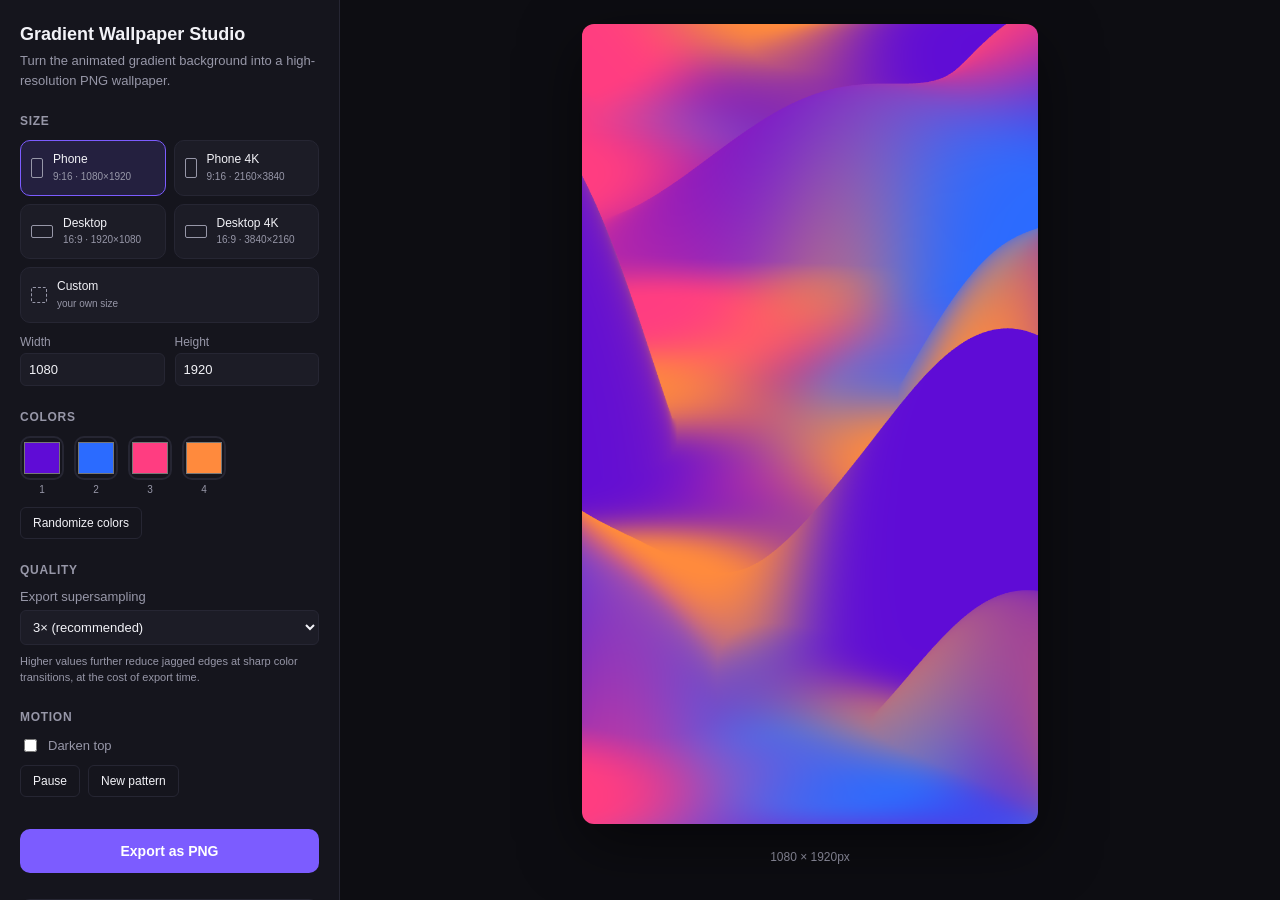
<file: index.html>
<!DOCTYPE html>
<html lang="en">
<head>
<meta charset="UTF-8" />
<meta name="viewport" content="width=device-width, initial-scale=1.0" />
<title>Gradient Wallpaper Studio</title>
<link rel="stylesheet" href="style.css" />
</head>
<body>
  <div class="app">
    <aside class="panel">
      <h1>Gradient Wallpaper Studio</h1>
      <p class="subtitle">Turn the animated gradient background into a high-resolution PNG wallpaper.</p>

      <section class="group">
        <h2>Size</h2>
        <div class="preset-grid">
          <button class="preset-btn active" data-preset="phone">
            <span class="preset-icon phone-icon"></span>
            <span>Phone<br /><small>9:16 · 1080×1920</small></span>
          </button>
          <button class="preset-btn" data-preset="phone4k">
            <span class="preset-icon phone-icon"></span>
            <span>Phone 4K<br /><small>9:16 · 2160×3840</small></span>
          </button>
          <button class="preset-btn" data-preset="desktop">
            <span class="preset-icon desktop-icon"></span>
            <span>Desktop<br /><small>16:9 · 1920×1080</small></span>
          </button>
          <button class="preset-btn" data-preset="desktop4k">
            <span class="preset-icon desktop-icon"></span>
            <span>Desktop 4K<br /><small>16:9 · 3840×2160</small></span>
          </button>
          <button class="preset-btn" data-preset="custom">
            <span class="preset-icon custom-icon"></span>
            <span>Custom<br /><small>your own size</small></span>
          </button>
        </div>

        <div class="custom-size" id="customSizeRow" hidden>
          <label>Width<input type="number" id="customWidth" min="16" max="8000" value="1080" /></label>
          <label>Height<input type="number" id="customHeight" min="16" max="8000" value="1920" /></label>
        </div>
      </section>

      <section class="group">
        <h2>Colors</h2>
        <div class="color-row">
          <label class="color-swatch"><input type="color" id="color1" value="#5f0cd6" /><span>1</span></label>
          <label class="color-swatch"><input type="color" id="color2" value="#2b6bff" /><span>2</span></label>
          <label class="color-swatch"><input type="color" id="color3" value="#ff3d81" /><span>3</span></label>
          <label class="color-swatch"><input type="color" id="color4" value="#ff8a3d" /><span>4</span></label>
        </div>
        <button id="randomizeColors" class="text-btn">Randomize colors</button>
      </section>

      <section class="group">
        <h2>Quality</h2>
        <label class="field">
          Export supersampling
          <select id="supersample">
            <option value="2">2× (fast)</option>
            <option value="3" selected>3× (recommended)</option>
            <option value="4">4× (highest quality)</option>
          </select>
        </label>
        <p class="hint">Higher values further reduce jagged edges at sharp color transitions, at the cost of export time.</p>
      </section>

      <section class="group">
        <h2>Motion</h2>
        <label class="field checkbox"><input type="checkbox" id="darkenTop" /> Darken top</label>
        <div class="playback-row">
          <button id="togglePlay" class="text-btn">Pause</button>
          <button id="reshuffle" class="text-btn">New pattern</button>
        </div>
      </section>

      <button id="exportBtn" class="export-btn">Export as PNG</button>
      <p class="hint" id="exportStatus"></p>

      <button id="exportHtmlBtn" class="export-btn secondary">Export as animated HTML</button>
      <p class="hint">A single self-contained .html file with this animation baked in - add it as a Browser Source in OBS (or any streaming tool) for a live animated background.</p>
      <p class="hint" id="exportHtmlStatus"></p>
    </aside>

    <main class="stage">
      <div class="canvas-frame" id="canvasFrame">
        <canvas id="preview"></canvas>
      </div>
      <p class="dims" id="dimsLabel"></p>
    </main>
  </div>

  <!--
    The engine is embedded inline (not loaded via <script src>) so both the
    Studio itself and its "Export as animated HTML" button work when this
    page is opened directly from disk (file://) - browsers block fetch()
    of local files there, which an external-script-only setup would need
    for the export feature to read the engine's source text.
    The engineSource block below is generated from gradient-engine.js by
    build.js - edit gradient-engine.js (or the rest of this file) then run
    `node build.js` to regenerate index.html. Do not hand-edit index.html
    directly; it's a build output and gets overwritten.
  -->
  <script type="text/plain" id="engineSource">// Wallpaper gradient engine.
// Adapted from the WebGL gradient renderer used in TimerV1 (a MiniGl-based
// implementation of Stripe's open-source gradient mesh technique).
//
// Changes from the original fix the quality/aliasing problems the
// standalone widget needs to avoid:
//   1. The canvas backing-store resolution is always driven explicitly by
//      the caller (target CSS size * devicePixelRatio), never by
//      window.innerWidth. The original left the WebGL framebuffer at CSS
//      pixel resolution, so on any HiDPI screen - and on export - the
//      gradient was upscaled from a lower-res buffer, producing blur and
//      jagged edges.
//   2. Mesh density (xSegCount/ySegCount) scales with the target
//      resolution instead of being fixed. Vertex colors are only computed
//      per-vertex and linearly interpolated across triangles, so a coarse
//      mesh shows visible triangle facets/banding in sharp gradient
//      transitions. A denser mesh removes the faceting; export uses an
//      even denser mesh plus supersampling for the cleanest result.
//   3. The orthographic camera's clip depth scales with render height
//      (see _clipDepth) instead of a fixed +/-2000, so tall/supersampled
//      renders don't get their top/bottom silently clipped by the GPU.
//   4. The noise pattern's frequency is driven by a separate "logical
//      size" (see u_noiseResolution / init()'s logicalWidth/logicalHeight
//      params), not the actual framebuffer pixel size. Without this, the
//      same wallpaper looked completely different in the (downscaled)
//      preview vs. a (supersampled) export, because the noise function is
//      sampled at real pixel coordinates - preview and export must agree
//      on a shared logical size for the pattern to match.
//   5. That logical size is normalized by its long edge before driving
//      the noise frequency (see _noiseResolutionFor), so picking a 4K
//      preset over its 1x version (same aspect ratio) renders the SAME
//      size waves at higher fidelity, instead of many smaller waves.
//   6. Mesh density is keyed to that same normalized logical size, not the
//      real/supersampled framebuffer size (see _meshSegments) - tying it
//      to the supersampled buffer used to blow past the mesh's vertex cap
//      and get clamped back to a coarser-than-intended mesh, which showed
//      up as blurry, over-smoothed edges in exports (worse at higher
//      supersampling, the opposite of the intended effect).

function normalizeColor(hex) {
  const num = parseInt(hex.replace("#", ""), 16);
  return [(num >> 16 & 255) / 255, (num >> 8 & 255) / 255, (255 & num) / 255];
}

class MiniGl {
  constructor(canvas, width, height) {
    this.canvas = canvas;
    this.gl = canvas.getContext("webgl", { antialias: true, preserveDrawingBuffer: true });
    if (!this.gl) throw new Error("WebGL is not supported in this browser.");
    this.meshes = [];
    const context = this.gl;
    // A dense mesh (needed to avoid triangle-facet banding at high export
    // resolutions) can exceed 65535 vertices, the max index value a
    // Uint16Array can hold - past that the index buffer silently wraps
    // around and corrupts the mesh (only part of the plane renders).
    // OES_element_index_uint lifts that to 32-bit indices; every modern
    // WebGL1 implementation supports it, but we fall back gracefully.
    this.uintIndicesExt = context.getExtension("OES_element_index_uint");

    const miniGl = this;

    this.Material = class {
      constructor(vertexShaders, fragments, uniforms = {}) {
        const material = this;
        function getShaderByType(type, source) {
          const shader = context.createShader(type);
          context.shaderSource(shader, source);
          context.compileShader(shader);
          if (!context.getShaderParameter(shader, context.COMPILE_STATUS)) {
            console.error(context.getShaderInfoLog(shader));
          }
          return shader;
        }
        function getUniformVariableDeclarations(uniforms, type) {
          return Object.entries(uniforms).map(([name, value]) => value.getDeclaration(name, type)).join("\n");
        }
        material.uniforms = uniforms;
        material.uniformInstances = [];

        const prefix = "\n          precision highp float;\n        ";
        material.vertexSource = `
          ${prefix}
          attribute vec4 position;
          attribute vec2 uv;
          attribute vec2 uvNorm;
          ${getUniformVariableDeclarations(miniGl.commonUniforms, "vertex")}
          ${getUniformVariableDeclarations(uniforms, "vertex")}
          ${vertexShaders}
        `;
        material.fragmentSource = `
          ${prefix}
          ${getUniformVariableDeclarations(miniGl.commonUniforms, "fragment")}
          ${getUniformVariableDeclarations(uniforms, "fragment")}
          ${fragments}
        `;
        material.vertexShader = getShaderByType(context.VERTEX_SHADER, material.vertexSource);
        material.fragmentShader = getShaderByType(context.FRAGMENT_SHADER, material.fragmentSource);
        material.program = context.createProgram();
        context.attachShader(material.program, material.vertexShader);
        context.attachShader(material.program, material.fragmentShader);
        context.linkProgram(material.program);
        if (!context.getProgramParameter(material.program, context.LINK_STATUS)) {
          console.error(context.getProgramInfoLog(material.program));
        }
        context.useProgram(material.program);
        material.attachUniforms(undefined, miniGl.commonUniforms);
        material.attachUniforms(undefined, material.uniforms);
      }
      attachUniforms(name, uniforms) {
        const material = this;
        if (name === undefined) {
          Object.entries(uniforms).forEach(([n, u]) => material.attachUniforms(n, u));
        } else if (uniforms.type === "array") {
          uniforms.value.forEach((u, i) => material.attachUniforms(`${name}[${i}]`, u));
        } else if (uniforms.type === "struct") {
          Object.entries(uniforms.value).forEach(([u, i]) => material.attachUniforms(`${name}.${u}`, i));
        } else {
          material.uniformInstances.push({
            uniform: uniforms,
            location: context.getUniformLocation(material.program, name),
          });
        }
      }
    };

    this.Uniform = class {
      constructor(opts) {
        this.type = "float";
        Object.assign(this, opts);
        this.typeFn = {
          float: "1f", int: "1i", vec2: "2fv", vec3: "3fv", vec4: "4fv", mat4: "Matrix4fv",
        }[this.type] || "1f";
        this.update();
      }
      update(location) {
        if (this.value === undefined) return;
        const isMatrix = this.typeFn.indexOf("Matrix") === 0;
        context[`uniform${this.typeFn}`](location, isMatrix ? this.transpose : this.value, isMatrix ? this.value : null);
      }
      getDeclaration(name, type, length) {
        const uniform = this;
        if (uniform.excludeFrom === type) return "";
        if (uniform.type === "array") {
          return uniform.value[0].getDeclaration(name, type, uniform.value.length) + `\nconst int ${name}_length = ${uniform.value.length};`;
        }
        if (uniform.type === "struct") {
          let structName = name.replace("u_", "");
          structName = structName.charAt(0).toUpperCase() + structName.slice(1);
          return `uniform struct ${structName} {\n` +
            Object.entries(uniform.value).map(([n, u]) => u.getDeclaration(n, type).replace(/^uniform/, "")).join("") +
            `\n} ${name}${length > 0 ? `[${length}]` : ""};`;
        }
        return `uniform ${uniform.type} ${name}${length > 0 ? `[${length}]` : ""};`;
      }
    };

    this.PlaneGeometry = class {
      constructor(width, height, xSeg, ySeg, orientation) {
        context.createBuffer();
        const useUintIndex = !!miniGl.uintIndicesExt;
        this.attributes = {
          position: new miniGl.Attribute({ target: context.ARRAY_BUFFER, size: 3 }),
          uv: new miniGl.Attribute({ target: context.ARRAY_BUFFER, size: 2 }),
          uvNorm: new miniGl.Attribute({ target: context.ARRAY_BUFFER, size: 2 }),
          index: new miniGl.Attribute({
            target: context.ELEMENT_ARRAY_BUFFER,
            size: 3,
            type: useUintIndex ? context.UNSIGNED_INT : context.UNSIGNED_SHORT,
          }),
        };
        this.useUintIndex = useUintIndex;
        this.setTopology(xSeg, ySeg);
        this.setSize(width, height, orientation);
      }
      setTopology(xSegCount = 1, ySegCount = 1) {
        const geo = this;
        // Without 32-bit index support, clamp segment counts so
        // (xSeg+1)*(ySeg+1) never exceeds the 65535 a Uint16Array can
        // address - otherwise the index buffer wraps and corrupts the mesh.
        // Even with 32-bit indices available, cap the absolute vertex count
        // so a large supersampled export doesn't blow up memory/time - well
        // past this density the mesh is already visually indistinguishable
        // from a finer one since color is a smooth per-fragment blend.
        const maxVertices = geo.useUintIndex ? 400000 : 65000;
        while ((xSegCount + 1) * (ySegCount + 1) > maxVertices) {
          xSegCount = Math.max(1, Math.floor(xSegCount * 0.9));
          ySegCount = Math.max(1, Math.floor(ySegCount * 0.9));
        }
        geo.xSegCount = xSegCount;
        geo.ySegCount = ySegCount;
        geo.vertexCount = (geo.xSegCount + 1) * (geo.ySegCount + 1);
        geo.quadCount = geo.xSegCount * geo.ySegCount * 2;
        geo.attributes.uv.values = new Float32Array(2 * geo.vertexCount);
        geo.attributes.uvNorm.values = new Float32Array(2 * geo.vertexCount);
        geo.attributes.index.values = geo.useUintIndex
          ? new Uint32Array(3 * geo.quadCount)
          : new Uint16Array(3 * geo.quadCount);
        for (let y = 0; y <= geo.ySegCount; y++) {
          for (let x = 0; x <= geo.xSegCount; x++) {
            const i = y * (geo.xSegCount + 1) + x;
            geo.attributes.uv.values[2 * i] = x / geo.xSegCount;
            geo.attributes.uv.values[2 * i + 1] = 1 - y / geo.ySegCount;
            geo.attributes.uvNorm.values[2 * i] = (x / geo.xSegCount) * 2 - 1;
            geo.attributes.uvNorm.values[2 * i + 1] = 1 - (y / geo.ySegCount) * 2;
            if (x < geo.xSegCount && y < geo.ySegCount) {
              const s = y * geo.xSegCount + x;
              geo.attributes.index.values[6 * s] = i;
              geo.attributes.index.values[6 * s + 1] = i + 1 + geo.xSegCount;
              geo.attributes.index.values[6 * s + 2] = i + 1;
              geo.attributes.index.values[6 * s + 3] = i + 1;
              geo.attributes.index.values[6 * s + 4] = i + 1 + geo.xSegCount;
              geo.attributes.index.values[6 * s + 5] = i + 2 + geo.xSegCount;
            }
          }
        }
        geo.attributes.uv.update();
        geo.attributes.uvNorm.update();
        geo.attributes.index.update();
      }
      setSize(width = 1, height = 1, orientation = "xz") {
        const geo = this;
        geo.width = width;
        geo.height = height;
        geo.orientation = orientation;
        if (!geo.attributes.position.values || geo.attributes.position.values.length !== 3 * geo.vertexCount) {
          geo.attributes.position.values = new Float32Array(3 * geo.vertexCount);
        }
        const xOrigin = width / -2;
        const yOrigin = height / -2;
        const segW = width / geo.xSegCount;
        const segH = height / geo.ySegCount;
        for (let y = 0; y <= geo.ySegCount; y++) {
          const yPos = yOrigin + y * segH;
          for (let x = 0; x <= geo.xSegCount; x++) {
            const xPos = xOrigin + x * segW;
            const i = y * (geo.xSegCount + 1) + x;
            geo.attributes.position.values[3 * i + "xyz".indexOf(orientation[0])] = xPos;
            geo.attributes.position.values[3 * i + "xyz".indexOf(orientation[1])] = -yPos;
          }
        }
        geo.attributes.position.update();
      }
    };

    this.Mesh = class {
      constructor(geometry, material) {
        const mesh = this;
        mesh.geometry = geometry;
        mesh.material = material;
        mesh.attributeInstances = [];
        Object.entries(mesh.geometry.attributes).forEach(([name, attribute]) => {
          mesh.attributeInstances.push({ attribute, location: attribute.attach(name, mesh.material.program) });
        });
        miniGl.meshes.push(mesh);
      }
      draw() {
        context.useProgram(this.material.program);
        this.material.uniformInstances.forEach(({ uniform, location }) => uniform.update(location));
        this.attributeInstances.forEach(({ attribute, location }) => attribute.use(location));
        const indexAttr = this.geometry.attributes.index;
        context.drawElements(context.TRIANGLES, indexAttr.values.length, indexAttr.type, 0);
      }
      remove() {
        miniGl.meshes = miniGl.meshes.filter((m) => m !== this);
      }
    };

    this.Attribute = class {
      constructor(opts) {
        this.type = context.FLOAT;
        this.normalized = false;
        this.buffer = context.createBuffer();
        Object.assign(this, opts);
        this.update();
      }
      update() {
        if (this.values === undefined) return;
        context.bindBuffer(this.target, this.buffer);
        context.bufferData(this.target, this.values, context.STATIC_DRAW);
      }
      attach(name, program) {
        const location = context.getAttribLocation(program, name);
        if (this.target === context.ARRAY_BUFFER) {
          context.enableVertexAttribArray(location);
          context.vertexAttribPointer(location, this.size, this.type, this.normalized, 0, 0);
        }
        return location;
      }
      use(location) {
        context.bindBuffer(this.target, this.buffer);
        if (this.target === context.ARRAY_BUFFER) {
          context.enableVertexAttribArray(location);
          context.vertexAttribPointer(location, this.size, this.type, this.normalized, 0, 0);
        }
      }
    };

    const identity = [1, 0, 0, 0, 0, 1, 0, 0, 0, 0, 1, 0, 0, 0, 0, 1];
    this.commonUniforms = {
      projectionMatrix: new this.Uniform({ type: "mat4", value: identity }),
      modelViewMatrix: new this.Uniform({ type: "mat4", value: identity }),
      resolution: new this.Uniform({ type: "vec2", value: [1, 1] }),
      aspectRatio: new this.Uniform({ type: "float", value: 1 }),
    };

    if (width && height) this.setSize(width, height);
  }
  setSize(width = 640, height = 480) {
    this.width = width;
    this.height = height;
    this.canvas.width = width;
    this.canvas.height = height;
    this.gl.viewport(0, 0, width, height);
    this.commonUniforms.resolution.value = [width, height];
    this.commonUniforms.aspectRatio.value = width / height;
  }
  setOrthographicCamera(x = 0, y = 0, z = 0, near = -2000, far = 2000) {
    this.commonUniforms.projectionMatrix.value = [
      2 / this.width, 0, 0, 0,
      0, 2 / this.height, 0, 0,
      0, 0, 2 / (near - far), 0,
      x, y, z, 1,
    ];
  }
  render() {
    this.gl.clearColor(0, 0, 0, 0);
    this.gl.clearDepth(1);
    this.meshes.forEach((m) => m.draw());
  }
}

const SHADERS = {
  vertex: `varying vec3 v_color;

void main() {
  float time = u_time * u_global.noiseSpeed;
  vec2 noiseCoord = u_noiseResolution * uvNorm * u_global.noiseFreq;
  float tilt = resolution.y / 2.0 * uvNorm.y;
  float incline = resolution.x * uvNorm.x / 2.0 * u_vertDeform.incline;
  float offset = resolution.x / 2.0 * u_vertDeform.incline * mix(u_vertDeform.offsetBottom, u_vertDeform.offsetTop, uv.y);

  float noise = snoise(vec3(
    noiseCoord.x * u_vertDeform.noiseFreq.x + time * u_vertDeform.noiseFlow,
    noiseCoord.y * u_vertDeform.noiseFreq.y,
    time * u_vertDeform.noiseSpeed + u_vertDeform.noiseSeed
  )) * u_vertDeform.noiseAmp;

  noise *= 1.0 - pow(abs(uvNorm.y), 2.0);
  noise = max(0.0, noise);

  vec3 pos = vec3(position.x, position.y + tilt + incline + noise - offset, position.z);

  if (u_active_colors[0] == 1.0) v_color = u_baseColor;

  for (int i = 0; i < u_waveLayers_length; i++) {
    if (u_active_colors[i + 1] == 1.0) {
      WaveLayers layer = u_waveLayers[i];
      float layerNoise = smoothstep(
        layer.noiseFloor,
        layer.noiseCeil,
        snoise(vec3(
          noiseCoord.x * layer.noiseFreq.x + time * layer.noiseFlow,
          noiseCoord.y * layer.noiseFreq.y,
          time * layer.noiseSpeed + layer.noiseSeed
        )) / 2.0 + 0.5
      );
      v_color = blendNormal(v_color, layer.color, pow(layerNoise, 4.0));
    }
  }

  gl_Position = projectionMatrix * modelViewMatrix * vec4(pos, 1.0);
}`,
  noise: `// Ashima Arts / Ian McEwan simplex noise (MIT licensed, webgl-noise)
vec3 mod289(vec3 x) { return x - floor(x * (1.0 / 289.0)) * 289.0; }
vec4 mod289(vec4 x) { return x - floor(x * (1.0 / 289.0)) * 289.0; }
vec4 permute(vec4 x) { return mod289(((x * 34.0) + 1.0) * x); }
vec4 taylorInvSqrt(vec4 r) { return 1.79284291400159 - 0.85373472095314 * r; }

float snoise(vec3 v) {
  const vec2 C = vec2(1.0 / 6.0, 1.0 / 3.0);
  const vec4 D = vec4(0.0, 0.5, 1.0, 2.0);
  vec3 i = floor(v + dot(v, C.yyy));
  vec3 x0 = v - i + dot(i, C.xxx);
  vec3 g = step(x0.yzx, x0.xyz);
  vec3 l = 1.0 - g;
  vec3 i1 = min(g.xyz, l.zxy);
  vec3 i2 = max(g.xyz, l.zxy);
  vec3 x1 = x0 - i1 + C.xxx;
  vec3 x2 = x0 - i2 + C.yyy;
  vec3 x3 = x0 - D.yyy;
  i = mod289(i);
  vec4 p = permute(permute(permute(
      i.z + vec4(0.0, i1.z, i2.z, 1.0))
    + i.y + vec4(0.0, i1.y, i2.y, 1.0))
    + i.x + vec4(0.0, i1.x, i2.x, 1.0));
  float n_ = 0.142857142857;
  vec3 ns = n_ * D.wyz - D.xzx;
  vec4 j = p - 49.0 * floor(p * ns.z * ns.z);
  vec4 x_ = floor(j * ns.z);
  vec4 y_ = floor(j - 7.0 * x_);
  vec4 x = x_ * ns.x + ns.yyyy;
  vec4 y = y_ * ns.x + ns.yyyy;
  vec4 h = 1.0 - abs(x) - abs(y);
  vec4 b0 = vec4(x.xy, y.xy);
  vec4 b1 = vec4(x.zw, y.zw);
  vec4 s0 = floor(b0) * 2.0 + 1.0;
  vec4 s1 = floor(b1) * 2.0 + 1.0;
  vec4 sh = -step(h, vec4(0.0));
  vec4 a0 = b0.xzyw + s0.xzyw * sh.xxyy;
  vec4 a1 = b1.xzyw + s1.xzyw * sh.zzww;
  vec3 p0 = vec3(a0.xy, h.x);
  vec3 p1 = vec3(a0.zw, h.y);
  vec3 p2 = vec3(a1.xy, h.z);
  vec3 p3 = vec3(a1.zw, h.w);
  vec4 norm = taylorInvSqrt(vec4(dot(p0, p0), dot(p1, p1), dot(p2, p2), dot(p3, p3)));
  p0 *= norm.x; p1 *= norm.y; p2 *= norm.z; p3 *= norm.w;
  vec4 m = max(0.6 - vec4(dot(x0, x0), dot(x1, x1), dot(x2, x2), dot(x3, x3)), 0.0);
  m = m * m;
  return 42.0 * dot(m * m, vec4(dot(p0, x0), dot(p1, x1), dot(p2, x2), dot(p3, x3)));
}`,
  blend: `// https://github.com/jamieowen/glsl-blend (MIT)
vec3 blendNormal(vec3 base, vec3 blend) { return blend; }
vec3 blendNormal(vec3 base, vec3 blend, float opacity) { return (blendNormal(base, blend) * opacity + base * (1.0 - opacity)); }`,
  fragment: `varying vec3 v_color;

void main() {
  vec3 color = v_color;
  if (u_darken_top == 1.0) {
    vec2 st = gl_FragCoord.xy / resolution.xy;
    color.g -= pow(st.y + sin(-12.0) * st.x, u_shadow_power) * 0.4;
  }
  gl_FragColor = vec4(color, 1.0);
}`,
};

class GradientRenderer {
  // meshDensity controls vertices per CSS pixel along x/y - the original
  // widget used a fixed [.06, .16], which is fine at small preview sizes
  // but leaves visibly straight/faceted edges once the same mesh is
  // stretched across a large export canvas. We scale mesh resolution with
  // the actual render target instead of a fixed density.
  constructor(canvas, options = {}) {
    this.canvas = canvas;
    this.colors = options.colors || ["#5f0cd6", "#2b6bff", "#ff3d81", "#ff8a3d"];
    this.darkenTop = options.darkenTop || false;
    this.amp = options.amp ?? 320;
    this.seed = options.seed ?? 5;
    this.freqX = options.freqX ?? 14e-5;
    this.freqY = options.freqY ?? 29e-5;
    this.time = 1253106;
    this.last = 0;
    this.playing = false;
    this.rafId = null;
    this._animate = this._animate.bind(this);
  }

  // logicalWidth/logicalHeight (default: same as the real pixel size) are
  // the "designed" output dimensions - e.g. the wallpaper size the user
  // picked, before any preview downscale or export supersampling. They
  // drive the noise pattern's frequency (see u_noiseResolution below) so
  // the SAME composition appears in the low-res preview and the
  // high-res/supersampled export; only pixel density differs between them.
  init(width, height, meshQuality = 1, logicalWidth = width, logicalHeight = height) {
    this.minigl = new MiniGl(this.canvas, width, height);
    const depth = GradientRenderer._clipDepth(height);
    this.minigl.setOrthographicCamera(0, 0, 0, -depth, depth);
    this._buildMesh(width, height, meshQuality, logicalWidth, logicalHeight);
    return this;
  }

  // The mesh's z-extent (its "xz" orientation puts the height axis on z,
  // used only for tilting the plane, not for actual depth) is +/-height/2
  // in world units. The orthographic camera's near/far planes must cover
  // that range or the GPU clips vertices near the top/bottom edges - which
  // silently cuts off the gradient at any resolution taller than the old
  // fixed +/-2000 default (e.g. a portrait export, or a supersampled one).
  static _clipDepth(height) {
    return Math.max(2000, height);
  }

  // Noise coordinates are computed as (noiseResolution * uvNorm * freq), so
  // the wave pattern's on-screen SIZE scales with noiseResolution's
  // magnitude: doubling it (e.g. picking a 4K preset over its 1x version,
  // same aspect ratio) doubles the number of wave cycles that fit across
  // the canvas, i.e. the waves shrink instead of just getting sharper.
  // Normalizing by the long edge keeps the wave pattern's size tied only
  // to aspect ratio, not to the chosen resolution - a phone-9:16 export
  // looks like a higher-fidelity render of the same waves whether it's
  // 1080x1920 or 2160x3840.
  static _REFERENCE_LONG_EDGE = 1920;
  static _noiseResolutionFor(width, height) {
    const scale = GradientRenderer._REFERENCE_LONG_EDGE / Math.max(width, height);
    return [width * scale, height * scale];
  }

  // Mesh density (segment count) is also keyed to this same logical size,
  // not the real/supersampled framebuffer pixel size. It only needs to be
  // dense enough to avoid visible triangle-facet banding at the FINAL
  // output resolution; tying it to the (often much larger) supersampled
  // buffer instead used to blow past the mesh's vertex cap and get
  // clamped back down to a coarser-than-intended mesh, which showed up as
  // blurry/over-smoothed edges in exports - worse the higher the
  // supersampling. Since antialiasing quality now comes from rendering at
  // more raw pixels per (fixed-density) triangle and downsampling, more
  // supersampling no longer fights the mesh density for the same budget.
  static _meshSegments(logicalWidth, logicalHeight, meshQuality) {
    return [
      Math.max(1, Math.round(logicalWidth * 0.06 * meshQuality)),
      Math.max(1, Math.round(logicalHeight * 0.16 * meshQuality)),
    ];
  }

  // The vertex-displacement amplitude (this.amp, default 320) is added
  // directly to vertex positions in world-space units, and the mesh's
  // world-space size is set to the REAL (raster) width/height - which
  // varies a lot: a small downscaled preview canvas, a 1x export, or a
  // 4x-supersampled export buffer for the very same wallpaper. A fixed
  // amplitude is a shrinking fraction of a taller real canvas, so the
  // mesh's actual waviness flattens out as supersampling or logical
  // resolution increases, even after the noise pattern itself was fixed
  // to stay resolution-independent. Scaling it by the real height keeps
  // the same proportion (calibrated against the original widget's fixed
  // 600px-tall canvas) regardless of raster resolution.
  static _AMP_REFERENCE_HEIGHT = 600;
  static _scaledAmp(amp, realHeight) {
    return amp * (realHeight / GradientRenderer._AMP_REFERENCE_HEIGHT);
  }

  _buildMesh(width, height, meshQuality, logicalWidth = width, logicalHeight = height) {
    const sectionColors = this.colors.map(normalizeColor);
    const uniforms = {
      u_time: new this.minigl.Uniform({ value: this.time }),
      u_shadow_power: new this.minigl.Uniform({ value: logicalWidth < 600 ? 5 : 6 }),
      u_darken_top: new this.minigl.Uniform({ value: this.darkenTop ? 1 : 0 }),
      u_noiseResolution: new this.minigl.Uniform({ value: GradientRenderer._noiseResolutionFor(logicalWidth, logicalHeight), type: "vec2" }),
      u_active_colors: new this.minigl.Uniform({ value: [1, 1, 1, 1], type: "vec4" }),
      u_global: new this.minigl.Uniform({
        value: {
          noiseFreq: new this.minigl.Uniform({ value: [this.freqX, this.freqY], type: "vec2" }),
          noiseSpeed: new this.minigl.Uniform({ value: 5e-6 }),
        },
        type: "struct",
      }),
      u_vertDeform: new this.minigl.Uniform({
        value: {
          incline: new this.minigl.Uniform({ value: 0 }),
          offsetTop: new this.minigl.Uniform({ value: -0.5 }),
          offsetBottom: new this.minigl.Uniform({ value: -0.5 }),
          noiseFreq: new this.minigl.Uniform({ value: [3, 4], type: "vec2" }),
          noiseAmp: new this.minigl.Uniform({ value: GradientRenderer._scaledAmp(this.amp, height) }),
          noiseSpeed: new this.minigl.Uniform({ value: 10 }),
          noiseFlow: new this.minigl.Uniform({ value: 3 }),
          noiseSeed: new this.minigl.Uniform({ value: this.seed }),
        },
        type: "struct",
        excludeFrom: "fragment",
      }),
      u_baseColor: new this.minigl.Uniform({ value: sectionColors[0], type: "vec3", excludeFrom: "fragment" }),
      u_waveLayers: new this.minigl.Uniform({ value: [], excludeFrom: "fragment", type: "array" }),
    };
    for (let i = 1; i < sectionColors.length; i++) {
      uniforms.u_waveLayers.value.push(new this.minigl.Uniform({
        value: {
          color: new this.minigl.Uniform({ value: sectionColors[i], type: "vec3" }),
          noiseFreq: new this.minigl.Uniform({ value: [2 + i / sectionColors.length, 3 + i / sectionColors.length], type: "vec2" }),
          noiseSpeed: new this.minigl.Uniform({ value: 11 + 0.3 * i }),
          noiseFlow: new this.minigl.Uniform({ value: 6.5 + 0.3 * i }),
          noiseSeed: new this.minigl.Uniform({ value: this.seed + 10 * i }),
          noiseFloor: new this.minigl.Uniform({ value: 0.1 }),
          noiseCeil: new this.minigl.Uniform({ value: 0.63 + 0.07 * i }),
        },
        type: "struct",
      }));
    }
    this.uniforms = uniforms;
    const vertexShader = [SHADERS.noise, SHADERS.blend, SHADERS.vertex].join("\n\n");
    this.material = new this.minigl.Material(vertexShader, SHADERS.fragment, uniforms);

    // Mesh density: baseline matches the original widget's feel at 1x, but
    // is driven by the logical (not raster) dimensions and a quality
    // multiplier so larger presets get a proportionally denser mesh
    // instead of visible facets - see _meshSegments.
    const [xSeg, ySeg] = GradientRenderer._meshSegments(logicalWidth, logicalHeight, meshQuality);
    this.geometry = new this.minigl.PlaneGeometry(width, height, xSeg, ySeg);
    this.mesh = new this.minigl.Mesh(this.geometry, this.material);
  }

  setSize(width, height, meshQuality = 1, logicalWidth = width, logicalHeight = height) {
    this.minigl.setSize(width, height);
    const depth = GradientRenderer._clipDepth(height);
    this.minigl.setOrthographicCamera(0, 0, 0, -depth, depth);
    const [xSeg, ySeg] = GradientRenderer._meshSegments(logicalWidth, logicalHeight, meshQuality);
    this.mesh.geometry.setTopology(xSeg, ySeg);
    this.mesh.geometry.setSize(width, height);
    this.uniforms.u_shadow_power.value = logicalWidth < 600 ? 5 : 6;
    this.uniforms.u_noiseResolution.value = GradientRenderer._noiseResolutionFor(logicalWidth, logicalHeight);
    this.uniforms.u_vertDeform.value.noiseAmp.value = GradientRenderer._scaledAmp(this.amp, height);
  }

  setColors(hexColors) {
    this.colors = hexColors;
    const normalized = hexColors.map(normalizeColor);
    if (normalized[0]) this.uniforms.u_baseColor.value = normalized[0];
    (this.uniforms.u_waveLayers.value || []).forEach((layer, i) => {
      if (normalized[i + 1]) layer.value.color.value = normalized[i + 1];
    });
  }

  setDarkenTop(enabled) {
    this.darkenTop = enabled;
    this.uniforms.u_darken_top.value = enabled ? 1 : 0;
  }

  renderFrame(time) {
    this.uniforms.u_time.value = time;
    this.minigl.render();
  }

  play() {
    if (this.playing) return;
    this.playing = true;
    this.rafId = requestAnimationFrame(this._animate);
  }

  pause() {
    this.playing = false;
    if (this.rafId) cancelAnimationFrame(this.rafId);
  }

  _animate(now) {
    if (!this.playing) return;
    this.time += Math.min(now - (this.last || now), 1000 / 15);
    this.last = now;
    this.renderFrame(this.time);
    this.rafId = requestAnimationFrame(this._animate);
  }

  // Renders a single still frame at (width x height) * supersample, mesh
  // density scaled the same way, then downsamples with high-quality image
  // smoothing onto a plain 2D canvas at the target size. Supersampling +
  // matching devicePixelRatio-independent resolution is what removes both
  // the upscale blur and the mesh-facet banding for exported PNGs.
  static renderStill({ width, height, colors, darkenTop, amp, seed, freqX, freqY, time, supersample = 3, meshQuality = 2 }) {
    const renderWidth = Math.round(width * supersample);
    const renderHeight = Math.round(height * supersample);

    const offscreen = document.createElement("canvas");
    const renderer = new GradientRenderer(offscreen, { colors, darkenTop, amp, seed, freqX, freqY });
    // Pass the un-supersampled (width, height) as the logical size so the
    // exported pattern matches what the preview showed at the same logical
    // size - supersampling only adds pixel density, not a different pattern.
    renderer.init(renderWidth, renderHeight, meshQuality, width, height);
    renderer.renderFrame(time ?? renderer.time);

    const out = document.createElement("canvas");
    out.width = width;
    out.height = height;
    const ctx = out.getContext("2d");
    ctx.imageSmoothingEnabled = true;
    ctx.imageSmoothingQuality = "high";
    ctx.drawImage(offscreen, 0, 0, renderWidth, renderHeight, 0, 0, width, height);

    renderer.mesh.remove();
    return out;
  }
}

window.GradientRenderer = GradientRenderer;
</script>
  <script>new Function(document.getElementById("engineSource").textContent)();</script>
  <script src="app.js"></script>
</body>
</html>
</file>
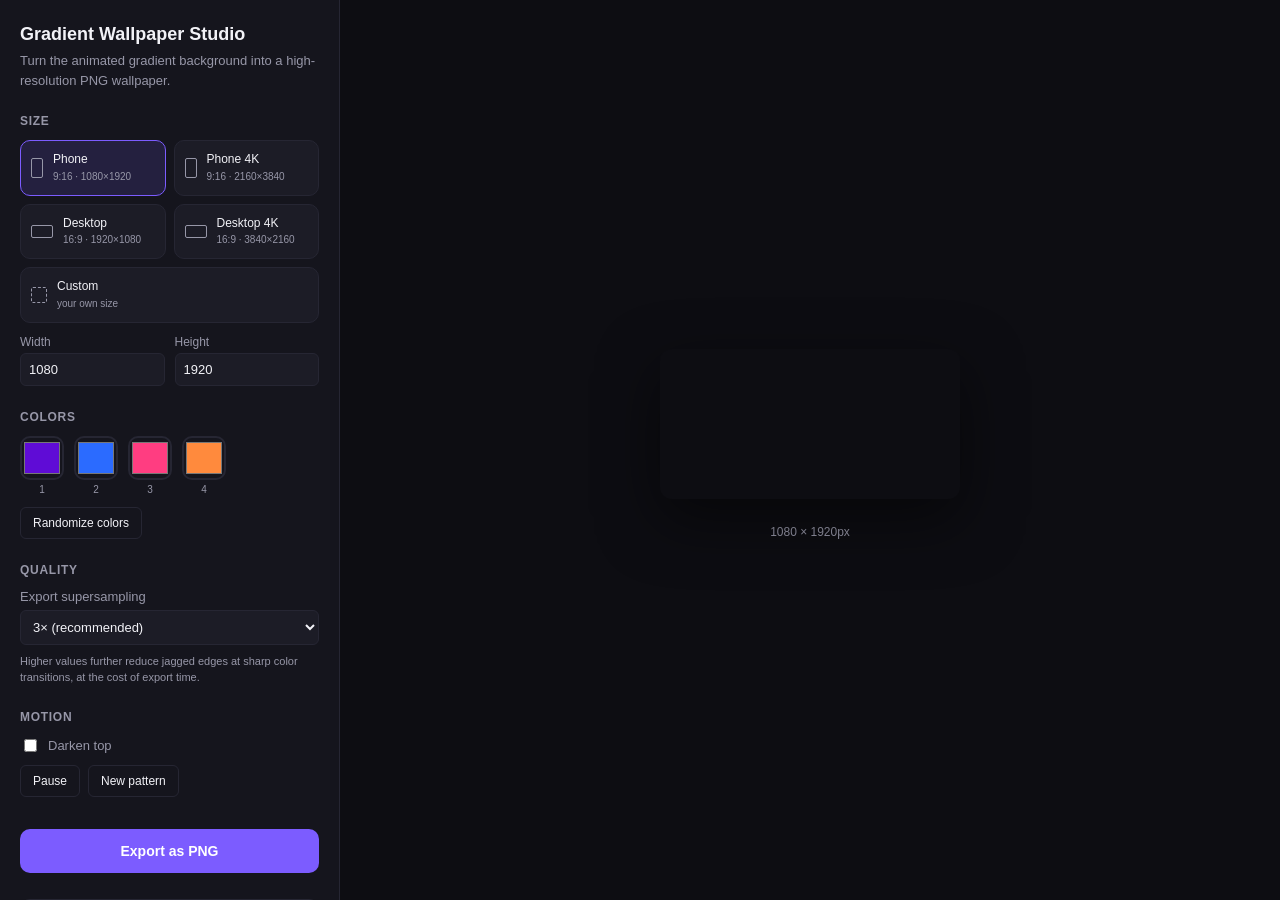
<file: index.template.html>
<!DOCTYPE html>
<html lang="en">
<head>
<meta charset="UTF-8" />
<meta name="viewport" content="width=device-width, initial-scale=1.0" />
<title>Gradient Wallpaper Studio</title>
<link rel="stylesheet" href="style.css" />
</head>
<body>
  <div class="app">
    <aside class="panel">
      <h1>Gradient Wallpaper Studio</h1>
      <p class="subtitle">Turn the animated gradient background into a high-resolution PNG wallpaper.</p>

      <section class="group">
        <h2>Size</h2>
        <div class="preset-grid">
          <button class="preset-btn active" data-preset="phone">
            <span class="preset-icon phone-icon"></span>
            <span>Phone<br /><small>9:16 · 1080×1920</small></span>
          </button>
          <button class="preset-btn" data-preset="phone4k">
            <span class="preset-icon phone-icon"></span>
            <span>Phone 4K<br /><small>9:16 · 2160×3840</small></span>
          </button>
          <button class="preset-btn" data-preset="desktop">
            <span class="preset-icon desktop-icon"></span>
            <span>Desktop<br /><small>16:9 · 1920×1080</small></span>
          </button>
          <button class="preset-btn" data-preset="desktop4k">
            <span class="preset-icon desktop-icon"></span>
            <span>Desktop 4K<br /><small>16:9 · 3840×2160</small></span>
          </button>
          <button class="preset-btn" data-preset="custom">
            <span class="preset-icon custom-icon"></span>
            <span>Custom<br /><small>your own size</small></span>
          </button>
        </div>

        <div class="custom-size" id="customSizeRow" hidden>
          <label>Width<input type="number" id="customWidth" min="16" max="8000" value="1080" /></label>
          <label>Height<input type="number" id="customHeight" min="16" max="8000" value="1920" /></label>
        </div>
      </section>

      <section class="group">
        <h2>Colors</h2>
        <div class="color-row">
          <label class="color-swatch"><input type="color" id="color1" value="#5f0cd6" /><span>1</span></label>
          <label class="color-swatch"><input type="color" id="color2" value="#2b6bff" /><span>2</span></label>
          <label class="color-swatch"><input type="color" id="color3" value="#ff3d81" /><span>3</span></label>
          <label class="color-swatch"><input type="color" id="color4" value="#ff8a3d" /><span>4</span></label>
        </div>
        <button id="randomizeColors" class="text-btn">Randomize colors</button>
      </section>

      <section class="group">
        <h2>Quality</h2>
        <label class="field">
          Export supersampling
          <select id="supersample">
            <option value="2">2× (fast)</option>
            <option value="3" selected>3× (recommended)</option>
            <option value="4">4× (highest quality)</option>
          </select>
        </label>
        <p class="hint">Higher values further reduce jagged edges at sharp color transitions, at the cost of export time.</p>
      </section>

      <section class="group">
        <h2>Motion</h2>
        <label class="field checkbox"><input type="checkbox" id="darkenTop" /> Darken top</label>
        <div class="playback-row">
          <button id="togglePlay" class="text-btn">Pause</button>
          <button id="reshuffle" class="text-btn">New pattern</button>
        </div>
      </section>

      <button id="exportBtn" class="export-btn">Export as PNG</button>
      <p class="hint" id="exportStatus"></p>

      <button id="exportHtmlBtn" class="export-btn secondary">Export as animated HTML</button>
      <p class="hint">A single self-contained .html file with this animation baked in - add it as a Browser Source in OBS (or any streaming tool) for a live animated background.</p>
      <p class="hint" id="exportHtmlStatus"></p>
    </aside>

    <main class="stage">
      <div class="canvas-frame" id="canvasFrame">
        <canvas id="preview"></canvas>
      </div>
      <p class="dims" id="dimsLabel"></p>
    </main>
  </div>

  <!--
    The engine is embedded inline (not loaded via <script src>) so both the
    Studio itself and its "Export as animated HTML" button work when this
    page is opened directly from disk (file://) - browsers block fetch()
    of local files there, which an external-script-only setup would need
    for the export feature to read the engine's source text.
    The engineSource block below is generated from gradient-engine.js by
    build.js - edit gradient-engine.js (or the rest of this file) then run
    `node build.js` to regenerate index.html. Do not hand-edit index.html
    directly; it's a build output and gets overwritten.
  -->
  <script type="text/plain" id="engineSource">{{ENGINE_SOURCE}}</script>
  <script>new Function(document.getElementById("engineSource").textContent)();</script>
  <script src="app.js"></script>
</body>
</html>
</file>
<file: style.css>
:root {
  --bg: #0d0d12;
  --panel-bg: #15151d;
  --border: #262633;
  --text: #f2f2f7;
  --text-dim: #9797a8;
  --accent: #7c5cff;
  --accent-hover: #9179ff;
}

* { box-sizing: border-box; }

html, body {
  margin: 0;
  height: 100%;
  background: var(--bg);
  color: var(--text);
  font-family: -apple-system, BlinkMacSystemFont, "Segoe UI", Roboto, sans-serif;
}

.app {
  display: flex;
  height: 100vh;
  min-height: 100vh;
}

.panel {
  width: 340px;
  flex-shrink: 0;
  background: var(--panel-bg);
  border-right: 1px solid var(--border);
  padding: 24px 20px;
  overflow-y: auto;
}

.panel h1 {
  font-size: 18px;
  margin: 0 0 6px;
}

.subtitle {
  color: var(--text-dim);
  font-size: 13px;
  line-height: 1.5;
  margin: 0 0 24px;
}

.group {
  margin-bottom: 24px;
}

.group h2 {
  font-size: 12px;
  text-transform: uppercase;
  letter-spacing: 0.06em;
  color: var(--text-dim);
  margin: 0 0 12px;
}

.preset-grid {
  display: grid;
  grid-template-columns: 1fr 1fr;
  gap: 8px;
}

.preset-btn {
  display: flex;
  align-items: center;
  gap: 10px;
  background: #1c1c26;
  border: 1px solid var(--border);
  border-radius: 10px;
  color: var(--text);
  padding: 10px;
  cursor: pointer;
  text-align: left;
  font-size: 12px;
  line-height: 1.4;
}

.preset-btn small { color: var(--text-dim); font-weight: 400; }

.preset-btn[data-preset="custom"] { grid-column: 1 / -1; }

.preset-btn.active {
  border-color: var(--accent);
  background: rgba(124, 92, 255, 0.15);
}

.preset-icon {
  flex-shrink: 0;
  border: 1.5px solid var(--text-dim);
  border-radius: 2px;
}

.phone-icon { width: 12px; height: 20px; }
.desktop-icon { width: 22px; height: 13px; }
.custom-icon { width: 16px; height: 16px; border-style: dashed; }

.custom-size {
  display: flex;
  gap: 10px;
  margin-top: 12px;
}

.custom-size label {
  flex: 1;
  font-size: 12px;
  color: var(--text-dim);
  display: flex;
  flex-direction: column;
  gap: 4px;
}

input[type="number"], select {
  background: #1c1c26;
  border: 1px solid var(--border);
  color: var(--text);
  border-radius: 6px;
  padding: 8px;
  font-size: 13px;
}

.color-row {
  display: flex;
  gap: 10px;
  margin-bottom: 12px;
}

.color-swatch {
  display: flex;
  flex-direction: column;
  align-items: center;
  gap: 4px;
  width: 44px;
}

.color-swatch input[type="color"] {
  width: 44px;
  height: 44px;
  padding: 0;
  border: 2px solid var(--border);
  border-radius: 10px;
  background: none;
  cursor: pointer;
}

.color-swatch span {
  font-size: 10px;
  color: var(--text-dim);
}

.field {
  display: block;
  font-size: 13px;
  color: var(--text-dim);
  margin-bottom: 6px;
}

.field select { width: 100%; margin-top: 6px; }

.field.checkbox {
  display: flex;
  align-items: center;
  gap: 8px;
}

.hint {
  font-size: 11px;
  color: var(--text-dim);
  line-height: 1.5;
  margin: 8px 0 0;
}

.text-btn {
  background: none;
  border: 1px solid var(--border);
  color: var(--text);
  border-radius: 6px;
  padding: 8px 12px;
  font-size: 12px;
  cursor: pointer;
}

.text-btn:hover { border-color: var(--accent); }

.playback-row {
  display: flex;
  gap: 8px;
  margin-top: 10px;
}

.export-btn {
  width: 100%;
  background: var(--accent);
  color: white;
  border: none;
  border-radius: 10px;
  padding: 14px;
  font-size: 14px;
  font-weight: 600;
  cursor: pointer;
  margin-top: 8px;
}

.export-btn:hover { background: var(--accent-hover); }
.export-btn:disabled { opacity: 0.6; cursor: default; }

.export-btn.secondary {
  background: #1c1c26;
  border: 1px solid var(--border);
  color: var(--text);
  margin-top: 18px;
}

.export-btn.secondary:hover { background: #24242f; border-color: var(--accent); }

.stage {
  flex: 1;
  display: flex;
  flex-direction: column;
  align-items: center;
  justify-content: center;
  gap: 14px;
  padding: 24px;
  min-width: 0;
}

.canvas-frame {
  position: relative;
  max-width: 100%;
  max-height: calc(100vh - 90px);
  box-shadow: 0 20px 60px rgba(0, 0, 0, 0.5);
  border-radius: 12px;
  overflow: hidden;
}

.canvas-frame canvas {
  display: block;
  max-width: 100%;
  max-height: calc(100vh - 90px);
  width: auto;
  height: auto;
}

.dims {
  color: var(--text-dim);
  font-size: 12px;
}

@media (max-width: 800px) {
  .app { flex-direction: column; }
  .panel { width: 100%; border-right: none; border-bottom: 1px solid var(--border); max-height: 50vh; }
  .stage { padding: 12px; }
}
</file>
